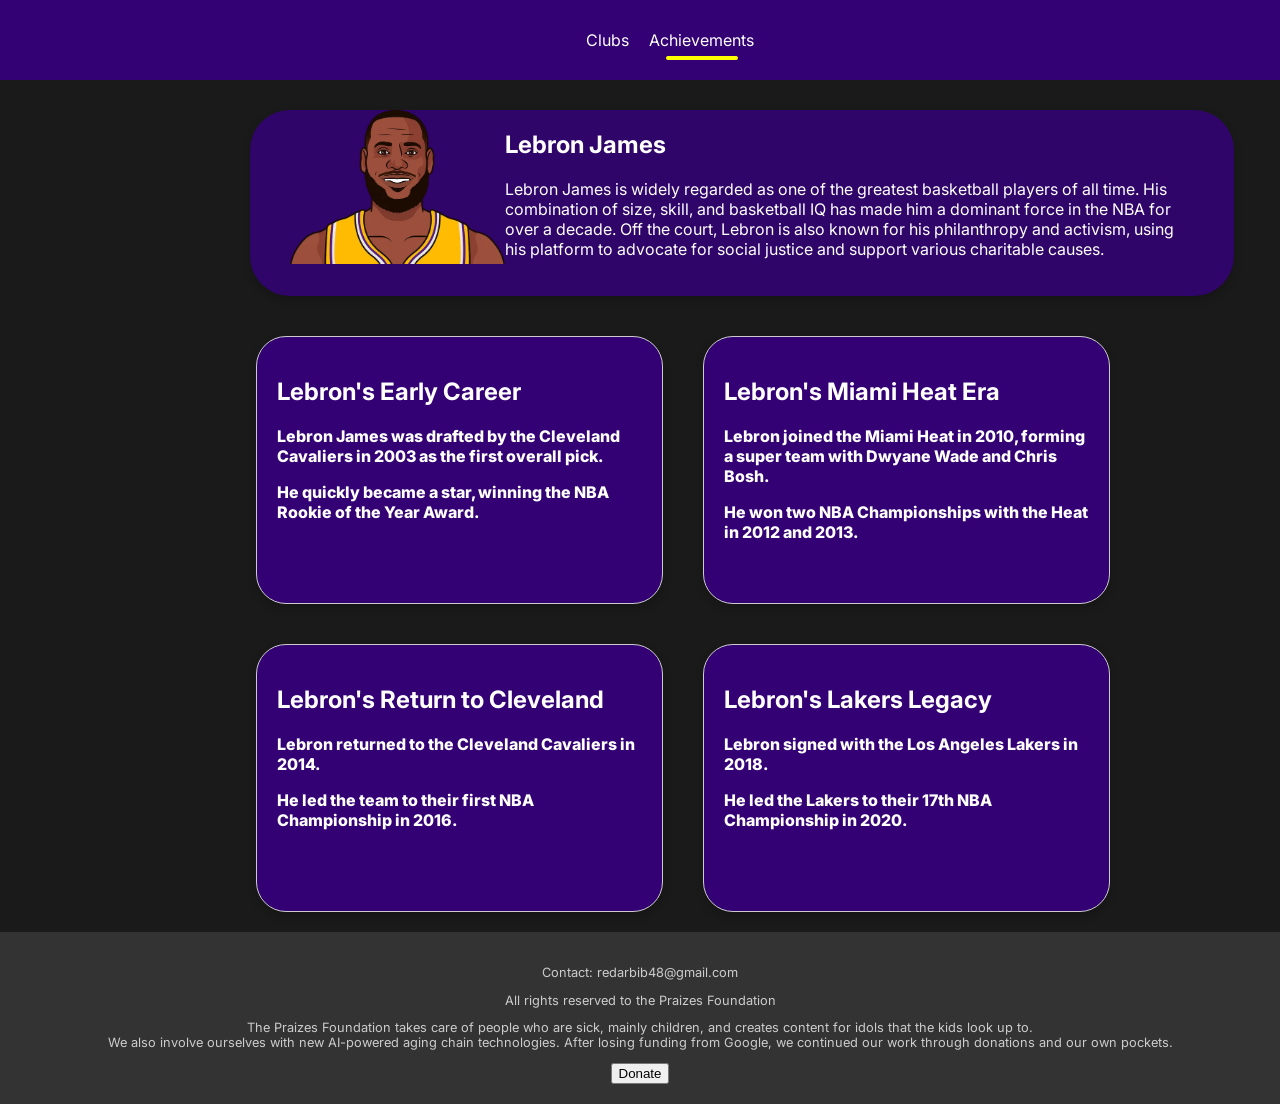
<file: html/prestaties.html>
<!DOCTYPE html>
<html lang="en">
<head>
    <meta charset="UTF-8">
    <meta name="viewport" content="width=device-width, initial-scale=1.0">
    <link rel="stylesheet" href="/css/style.css">
    <link href="https://fonts.googleapis.com/css2?family=Inter:wght@800&display=swap" rel="stylesheet">
    <title>Achievements</title>
</head>
<body>
    <header id="navbar">
        <nav>
            <ul>
                <li><a href="/index.html">Home</a></li>
                <li><a href="/html/clubs.html">Clubs</a></li>
                <li><a href="/html/prestaties.html" class="active">Achievements</a></li>
            </ul>
        </nav>
    </header>
    <main>
        <section class="infoBox">
            <img src="/img/image.jpg" alt="Lebron James" class="lebronImage">
            <div class="infoText">
                <h2>Lebron James</h2>
                <p>Lebron James is widely regarded as one of the greatest basketball players of all time. His combination of size, skill, and basketball IQ has made him a dominant force in the NBA for over a decade. Off the court, Lebron is also known for his philanthropy and activism, using his platform to advocate for social justice and support various charitable causes.</p>
            </div>
        </section>
        <section class="textBoxContainer">
            <div class="textBox">
                <div>
                    <h2>Lebron's Early Career</h2>
                    <p>Lebron James was drafted by the Cleveland Cavaliers in 2003 as the first overall pick.</p>
                    <p>He quickly became a star, winning the NBA Rookie of the Year Award.</p>
                </div>
                <div>
                    <h2>Lebron's Miami Heat Era</h2>
                    <p>Lebron joined the Miami Heat in 2010, forming a super team with Dwyane Wade and Chris Bosh.</p>
                    <p>He won two NBA Championships with the Heat in 2012 and 2013.</p>
                </div>
                <div>
                    <h2>Lebron's Return to Cleveland</h2>
                    <p>Lebron returned to the Cleveland Cavaliers in 2014.</p>
                    <p>He led the team to their first NBA Championship in 2016.</p>
                </div>
                <div>
                    <h2>Lebron's Lakers Legacy</h2>
                    <p>Lebron signed with the Los Angeles Lakers in 2018.</p>
                    <p>He led the Lakers to their 17th NBA Championship in 2020.</p>
                </div>
            </div>
        </section>
    </main>
    <footer class="footer">
        <p>Contact: <a href="mailto:redarbib48@gmail.com">redarbib48@gmail.com</a></p>
        <p>All rights reserved to the Praizes Foundation</p>
        <p>The Praizes Foundation takes care of people who are sick, mainly children, and creates content for idols that the kids look up to. <br> We also involve ourselves with new AI-powered aging chain technologies. After losing funding from Google, we continued our work through donations and our own pockets.</p>
        <button>Donate</button>
    </footer>
    <script src="/js/script.js"></script>
</body>
</html>
</file>
<file: css/style.css>
nav ul {
    list-style-type: none;
    padding: 0;
    margin: 0;
    display: flex;
    justify-content: center;
    position: relative;
}
nav li {
    margin-right: 20px;
    position: relative;
}
#navbar {
    background-color: #330174;
    padding: 30px;
    margin: 0;
    position: fixed;
    top: 0;
    width: 100%;
    color: white;
    font-family: 'Inter', sans-serif;
    z-index: 1;
    overflow-x: hidden;
}
#navbar a {
    color: white;
    text-decoration: none;
    font-family: 'Inter', sans-serif;
}
#navbar a[href="/index.html"] {
    font-size: 1.5em;
    position: absolute;
    left: -650px;
}
#navbar a.active::after {
    content: '';
    display: block;
    width: 72px;
    height: 4px;
    background-color: yellow;
    border-radius: 300px;
    position: absolute;
    bottom: -10px;
    left: 50%;
    transform: translateX(-50%);
}
.lebronLakers {
    width: 100%;
    height: 100%;
    display: block;
}
body {
    margin: 0;
    padding-top: 70px;
    color: white;
    font-family: 'Inter', sans-serif;
    display: flex;
    flex-direction: column;
    min-height: 100vh;
    background-color: #1a1a1a;
    overflow-x: hidden;
}
.videoContainer {
    position: relative;
    width: 100%;
    display: flex;
    justify-content: center;
    margin-top: 0;
}
.lebronVideo {
    width: 100%;
    height: auto;
}
.news-button {
    position: absolute;
    bottom: 20px;
    left: 20px;
    background-color: #FEBA01;
    color: black;
    padding: 10px 20px;
    border-radius: 20px;
    text-decoration: none;
    font-family: 'Inter', sans-serif;
    font-weight: 800;
    font-size: 1.2em;
    transition: background-color 0.3s, transform 0.3s;
}
.news-button:hover {
    background-color: #FFD700;
    transform: scale(1.05);
}
.textBoxContainer {
    width: 100%;
    display: flex;
    justify-content: center;
    margin-top: 20px;
}
.textBox {
    display: grid;
    grid-template-columns: repeat(2, 1fr);
    gap: 40px;
    padding: 20px;
    width: 60%;
}
.textBox div {
    background-color: #330174;
    padding: 20px;
    border: 1px solid #ccc;
    border-radius: 30px;
    height: 226px;
    width: 365px;
    color: white;
    font-family: 'Inter', sans-serif;
    font-weight: 800;
    box-shadow: 0 4px 8px rgba(0, 0, 0, 0.2);
}
.footer {
    background-color: #333;
    color: #ccc;
    text-align: center;
    padding: 20px;
    font-size: 0.8em;
    width: 100%;
    position: relative;
    margin-top: auto;
    box-sizing: border-box;
}
.footer a {
    color: #ccc;
    text-decoration: none;
}
.footer a:hover {
    text-decoration: underline;
}
.clubs {
    display: flex;
    align-items: center;
    padding: 20px;
    position: relative;
    flex: 1;
}
.clubButtons {
    display: flex;
    flex-direction: column;
    align-items: center;
    position: fixed;
    left: 0;
    top: 50%;
    transform: translateY(-50%);
    z-index: 3;
    padding: 10px;
    border-radius: 10px;
}
.club-button {
    width: 150px;
    height: 80px;
    border-radius: 20px;
    margin-bottom: 40px;
    display: flex;
    align-items: center;
    justify-content: center;
    color: black;
    font-family: 'Inter', sans-serif;
    font-weight: 800;
    text-decoration: none;
    font-size: 1.2em;
    margin-left: 20px;
    position: relative;
    text-align: center;
    line-height: 80px;
    transition: background-color 0.3s, transform 0.3s;
}
.club-button:hover {
    transform: scale(1.05);
}
.club-button.cavs {
    background-color: #B4975A;
    border: 4px solid #72253D;
}
.club-button.heat {
    background-color: #98002E;
    border: 4px solid #F9A01B;
}
.club-button.lakers {
    background-color: #FEBA01;
    border: 4px solid #330174;
}
.club-button.active::before {
    content: '';
    display: block;
    width: 4px;
    height: 100%;
    background-color: yellow;
    border-radius: 300px;
    position: absolute;
    border-color: #330174;
    left: -10px;
    top: 0;
    transition: width 0.5s ease-in-out;
}
.cavs, .heat, .lakers {
    display: block;
}
.images-container {
    position: relative;
    width: 100%;
    display: flex;
    justify-content: center;
    align-items: center;
    padding: 20px;
    margin-top: 100px;
    flex: 1;
}
.images-container div {
    display: none;
    grid-template-columns: repeat(2, 1fr);
    gap: 20px;
    justify-content: center;
    align-items: center;
}
.images-container div.active {
    display: grid;
}
.images-container img {
    width: 400px;
    height: 250px;
    border-radius: 30px;
    cursor: pointer;
    transition: transform 0.3s;
}
.images-container img:hover {
    transform: scale(1.05);
}
.hidden {
    opacity: 0;
    pointer-events: none;
}
#overlay {
    position: fixed;
    top: 0;
    left: 0;
    width: 100%;
    height: 100%;
    background-color: rgba(0, 0, 0, 0.8);
    display: flex;
    justify-content: center;
    align-items: center;
    z-index: 4;
    opacity: 0;
    pointer-events: none;
    transition: opacity 0.5s ease-in-out;
}
#overlay.active {
    opacity: 1;
    pointer-events: auto;
}
#overlay-content {
    background-color: white;
    padding: 10px;
    border-radius: 10px;
    display: flex;
    align-items: center;
    gap: 10px;
}
#overlay-content img {
    width: 300px;
    height: 200px;
    border-radius: 10px;
}
#overlay-content p {
    font-family: 'Inter', sans-serif;
    color: black;
    font-size: 1em;
}
.infoBox {
    display: flex;
    justify-content: flex-start;
    align-items: flex-start;
    width: 904px;
    height: 186px;
    background-color: #300569;
    border-radius: 40px;
    margin-top: 40px;
    padding-left: 40px;
    padding-right: 40px;
    margin-left: 250px;
    box-shadow: 0 4px 8px rgba(0, 0, 0, 0.2);
}
.lebronImage {
    width: 215px;
    height: 154px;
}
.infoBoxGrid {
    width: 100%;
    display: grid;
    grid-template-columns: repeat(2, 1fr);
    gap: 40px;
    padding: 20px;
    justify-content: center;
    margin-top: 20px;
}
.smallInfoBox {
    background-color: #330174;
    padding: 20px;
    border-radius: 30px;
    color: white;
    font-family: 'Inter', sans-serif;
    font-weight: 800;
    display: flex;
    justify-content: center;
    align-items: center;
    text-align: center;
    box-shadow: 0 4px 8px rgba(0, 0, 0, 0.2);
}
.smallInfoBox p {
    padding: 10px;
}
</file>
